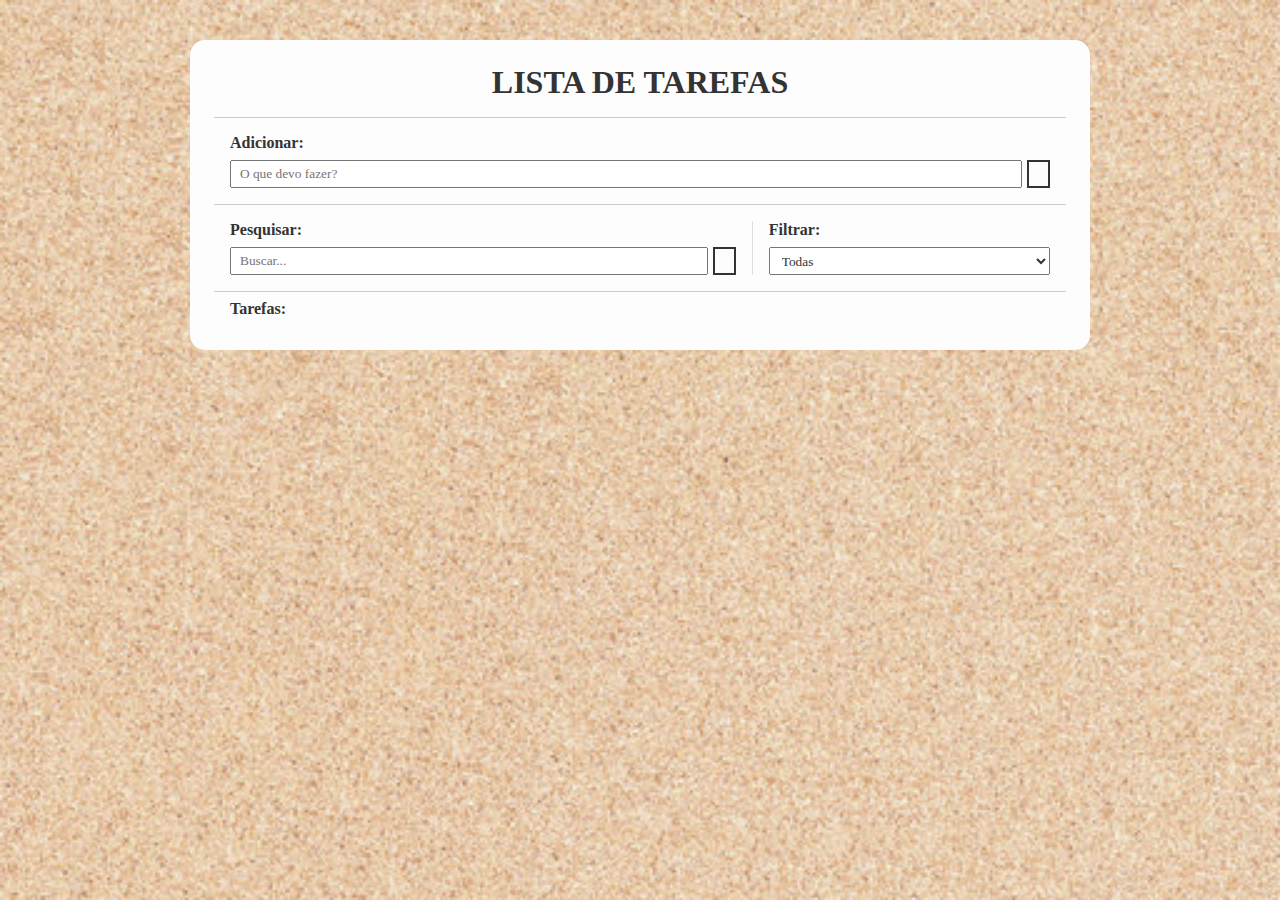
<file: to-do list/index.html>
<!DOCTYPE html>
<html lang="en">

<head>
    <meta charset="UTF-8" />
    <meta http-equiv="X-UA-Compatible" content="IE=edge" />
    <meta name="viewport" content="width=device-width, initial-scale=1.0" />
    <title>Lista de Tarefas</title>
    <!-- CSS -->
    <link rel="stylesheet" href="styles.css" />
    <!-- Font Awesome -->
    <link rel="stylesheet" href="https://cdnjs.cloudflare.com/ajax/libs/font-awesome/6.1.2/css/all.min.css"
        integrity="sha512-1sCRPdkRXhBV2PBLUdRb4tMg1w2YPf37qatUFeS7zlBy7jJI8Lf4VHwWfZZfpXtYSLy85pkm9GaYVYMfw5BC1A=="
        crossorigin="anonymous" referrerpolicy="no-referrer" />
    <!-- JS -->
    <script src="script.js" defer></script>
</head>

<body>
    <div class="todo-container">
        <header>
            <h1>LISTA DE TAREFAS</h1>
        </header>
        <!-- Campo Adicionar Tarefa -->
        <form id="todo-form">
            <p>Adicionar:</p>
            <div class="form-control">
                <input type="text" id="todo-input" placeholder="O que devo fazer?" />
                <button type="submit">
                    <i class="fa-thin fa-plus"></i>
                </button>
            </div>
        </form>
        <!-- Campo Editar Tarefa -->
        <form id="edit-form" class="hide">
            <p>Editar:</p>
            <div class="form-control">
                <input type="text" id="edit-input" />
                <button type="submit">
                    <i class="fa-solid fa-check-double"></i>
                </button>
            </div>
            <button id="cancel-edit-btn">Cancelar</button>
        </form>
        <!-- Campo Pesquisar Tarefa -->
        <div id="toolbar">
            <div id="search">
                <h4>Pesquisar:</h4>
                <form>
                    <input type="text" id="search-input" placeholder="Buscar..." />
                    <!-- Botão Apagar Pesquisa -->
                    <button id="erase-button">
                        <i class="fa-solid fa-delete-left"></i>
                    </button>
                </form>
            </div>
            <!-- Caixa Filtrar -->
            <div id="filter">
                <h4>Filtrar:</h4>
                <select id="filter-select">
                    <option value="all">Todas</option>
                    <option value="done">Completas</option>
                    <option value="todo">Incompletas</option>
                </select>
            </div>
        </div>
        <!-- Lista de Tarefas -->
        <div id="list-header">
            <h4>Tarefas:</h4>
        </div>
        <div id="todo-list">
        </div>
    </div>
</body>

</html>
</file>
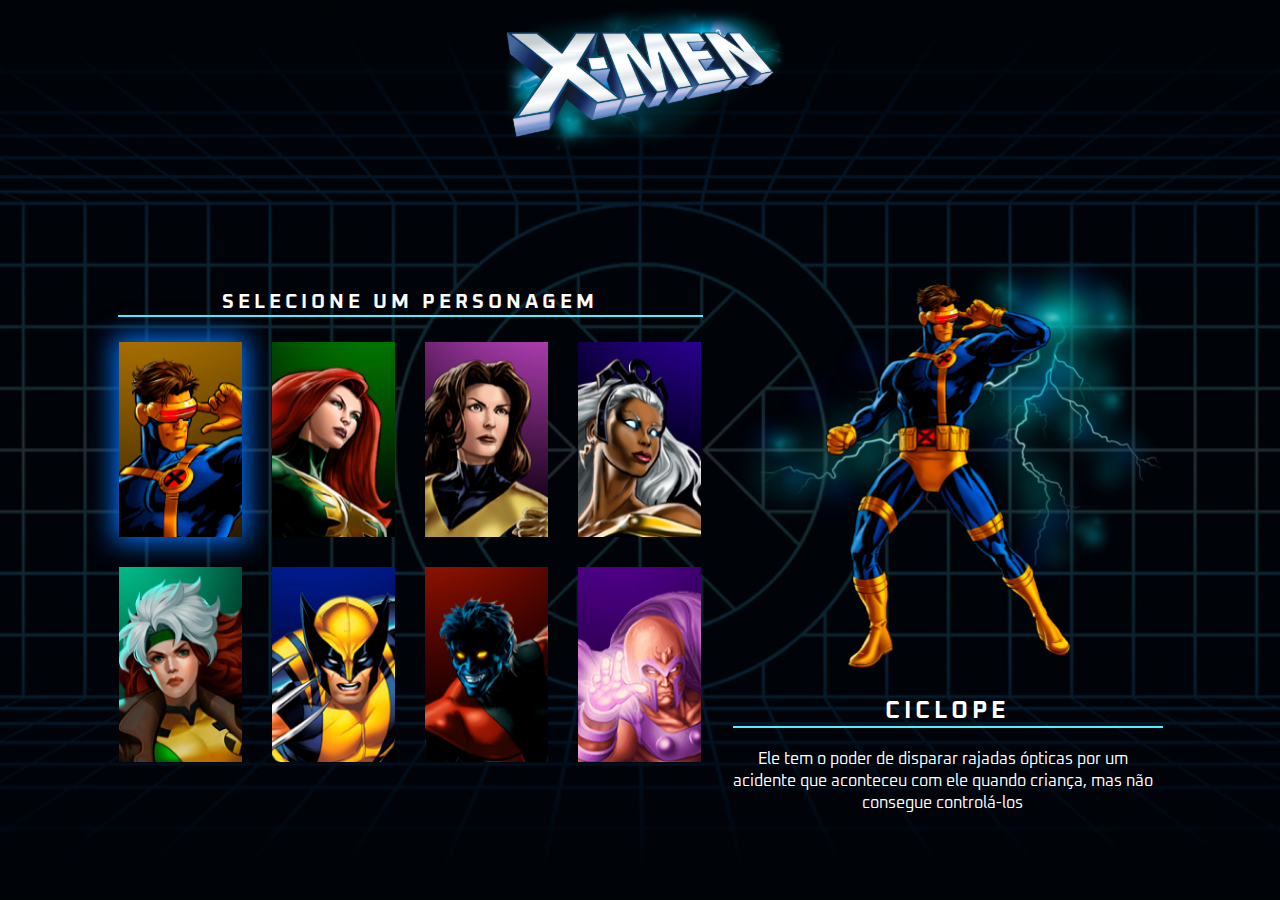
<file: X-MEN/index.html>
<!DOCTYPE html>
<html lang="pt-br">

<head>
    <meta charset="UTF-8">
    <meta http-equiv="X-UA-Compatible" content="IE=edge">
    <meta name="viewport" content="width=device-width, initial-scale=1.0">
    <title>X-Men</title>
    <link rel="preconnect" href="https://fonts.googleapis.com">
    <link rel="preconnect" href="https://fonts.gstatic.com" crossorigin>
    <link href="https://fonts.googleapis.com/css2?family=Oxanium:wght@300;400;700&display=swap" rel="stylesheet">

    <link rel="stylesheet" href="./src/css/reset.css">
    <link rel="stylesheet" href="./src/css/styles.css">
    <link rel="stylesheet" href="./src/css/responsive.css">
</head>

<body>
    <header class="cabecalho">
        <img class="logo" src="./src/imagens/logo.svg" alt="Logo X-MEN">
    </header>

    <main class="selecao-de-personagens">
        <section class="personagens">
            <h1 class="titulo"> Selecione um Personagem </h1>
            <ul class="lista-de-personagens">
                <li class="personagem selecionado" id="ciclope" data-name="Ciclope" data-description="Ele tem o poder de disparar rajadas ópticas por um acidente que aconteceu com ele quando criança, mas não consegue controlá-los.">
                    <img src="./src/imagens/card-ciclope.jpg" alt="Personagem Ciclope">
                </li>
                <li class="personagem" id="jean-grey" data-name="Jean Grey" data-description="Jean Grey é uma mutante nível^pmega e o principal avatar da Força Fênix, no qual manifesta poderes cósmicos. A telepatia e a telecinese.">
                    <img src="./src/imagens/card-jean-grey.jpg" alt="Personagem Jean Grey">
                </li>
                <li class="personagem" id="lince-negra" data-name="Lince Negra" data-description="Ela tem o poder de atravessar matéria sólida,campos de energia,rajadas ópticas, continuando intacta,e também tem o poder de andar no ar.">
                    <img src="./src/imagens/card-lince-negra.jpg" alt="Personagem Lince Negra">
                </li>
                <li class="personagem" id="tempestade" data-name="Tempestade" data-description="Tem o poder de controlar as forças da natureza, muito poderosa ela pode produzir raios, chuvas, gelos, ventos, neblina, entre outros efeitos.">
                    <img src="./src/imagens/card-tempestade.jpg" alt="Personagem Tempestade">
                </li>
                <li class="personagem" id="vampira" data-name="Vampira" data-description="Ela tem o poder de absorver a vitalidade e memória das pessoas que toca ou no caso dos mutantes os poderes e a memória, mas só temporariamente.">
                    <img src="./src/imagens/card-vampira.jpg" alt="Personagem Vampira">
                </li>
                <li class="personagem" id="wolverine" data-name="Wolverine" data-description="Poderes. Garras Metálicas. Fator de Cura Regenerativo, Super Agilidade.">
                    <img src="./src/imagens/card-wolverine.jpg" alt="Personagem Wolverine">
                </li>
                <li class="personagem" id="noturno" data-name="Noturno" data-description="Ele é um mutante que nasceu com cauda, orelhas pontudas e com o poder de se Teletransportar.">
                    <img src="./src/imagens/card-noturno.jpg" alt="Personagem Noturno">
                </li>
                <li class="personagem" id="magneto" data-name="Magneto" data-description="Ele tem o poder de magnetocinese, ou seja, controlar objetos de metal e criar campos magnéticos.">
                    <img src="./src/imagens/card-magneto.jpg" alt="Personagem Magneto">
                </li>
            </ul>
        </section>
        <section class="personagem-selecionado">
            <img class="personagem-grande" src="./src/imagens/card-ciclope.png" alt="Personagem Selecionado">
            <div class="informacoes-personagem">
                <h2 class="nome-personagem" id="nome-personagem">Ciclope</h2>
                <p class="descricao-personagem" id="descricao-personagem">Ele tem o poder de disparar rajadas ópticas
                    por um acidente que aconteceu com ele quando criança, mas não consegue controlá-los</p>
            </div>
        </section>
    </main>
    <script src="./src/js/index.js"></script>
</body>

</html>
</file>
<file: to-do list/styles.css>
/* Geral */
* {
    padding: 0;
    margin: 0;
    box-sizing: border-box;
    font-family: Verdana;
    color: #333;
}

body {
    background-image: url("bg.jpg");
    background-position: center;
    background-attachment: fixed;
    background-size: cover;
}

button {
    background-color: #fdfdfd;
    color: #333;
    border: 2px solid #333;
    padding: 0.3rem 0.6rem;
    font-size: 1rem;
    cursor: pointer;
    display: flex;
    justify-content: center;
    align-items: center;
    transition: 0.4s;
}

button:hover {
    background-color: #333;
}

button:hover>i {
    color: #fff;
}

button i {
    pointer-events: none;
    color: #333;
    font-weight: bold;
}

input,
select {
    padding: 0.25rem 0.5rem;
}

.hide {
    display: none;
    border-bottom: none;
}

/* Cabeçalho */
.todo-container {
    max-width: 900px;
    margin: 2.5rem auto 0;
    background-color: #fdfdfd;
    padding: 1.5rem;
    border-radius: 15px;
}

.todo-container header {
    text-align: center;
    font-weight: bold;
    padding: 0 1rem 1rem;
    border-bottom: 1px solid #ccc;
}

/* Formulário */
#todo-form,
#edit-form {
    padding: 1rem;
    border-bottom: 1px solid #ccc;
}

#todo-form p,
#edit-form p {
    margin-bottom: 0.5rem;
    font-weight: bold;
}

.form-control {
    display: flex;
}

.form-control input {
    width: 100%;
    margin-right: 0.3rem;
}

#cancel-edit-btn {
    margin-top: 1rem;
    color: #333;
    font-weight: bold;
}

#cancel-edit-btn:hover {
    color: white;
}

/* Caixa de Ferramentas */
#toolbar {
    padding: 1rem;
    border-bottom: 1px solid #ccc;
    display: flex;
}

#toolbar h4 {
    margin-bottom: 0.5rem;
}

#search {
    border-right: 1px solid #ddd;
    padding-right: 1rem;
    margin-right: 1rem;
    width: 65%;
    display: flex;
    flex-direction: column;
}

#search form {
    display: flex;
}

#search input {
    width: 100%;
    margin-right: 0.3rem;
}

#erase-button:hover {
    background: red;
    border-color: red;
}

#filter {
    width: 35%;
    display: flex;
    flex-direction: column;
}

#filter select {
    flex: 1;
}

/* Lista de Tarefas */

#list-header {
    margin: 0.5rem;
    margin-left: 1em;
}

.todo {
    display: flex;
    justify-content: space-around;
    align-items: center;
    padding: 1rem 1rem;
    margin-bottom: 1.5px;
    transition: 0.3s;
}

.todo h3 {
    flex: 1;
    font-size: 0.9rem;
}

.todo button {
    margin-left: 0.4rem;
}

.done {
    background: green;
}

.done h3 {
    color: #fff;
    font-style: italic;
}

button.finish-todo:hover {
    background: green;
    border-color: green;
}

button.remove-todo:hover {
    background: red;
    border-color: red;
}
</file>
<file: X-MEN/src/css/styles.css>
body {
    font-family: "Oxanium", cursive;
    background-color: #000000;
    color: #ffffff;
}

body::before {
    content: "";
    background-image: url(../imagens/bg-desktop.jpg);
    background-repeat: no-repeat;
    background-size: cover;
    background-position: center;
    width: 100%;
    height: 100%;
    position: absolute;
    z-index: -1;
    opacity: 0.2;
}

.cabecalho {
    display: flex;
    justify-content: center;
}

.selecao-de-personagens {
    display: flex;
    align-items: center;
    gap: 30px;
    min-height: calc(100vh - 152px);
    justify-content: center;
}

.selecao-de-personagens .lista-de-personagens{
    display: flex;
    flex-wrap: wrap;
    gap: 30px;
    justify-content: center;
}

.selecao-de-personagens .personagens {
    display: flex;
    flex-direction: column;
    align-items: center;
    max-width: 585px;
    gap: 25px;
}

.selecao-de-personagens .personagens .titulo {
    font-size: 20px;
    letter-spacing: 4px;
    text-transform: uppercase;
    border-bottom: 2px solid #47f4ff;
    width: 100%;
    text-align: center;
}

.lista-de-personagens .personagem img {
    width: 100%;
    height: 100%;
}

.lista-de-personagens .personagem.selecionado{
    box-shadow: 0px 0px 24px 5px #0271f7;
}

.personagem-selecionado {
    text-align: center;
    max-height: 530px;
}

.personagem-selecionado .personagem-grande {
    width: 430px;
    height: 430px;
}

.personagem-selecionado .nome-personagem {
    border-bottom: 2px solid #47f4ff;
    letter-spacing: 4px;
    text-transform: uppercase;
}

.personagem-selecionado .descricao-personagem {
    font-size: 16px;
    line-height: 22px;
    text-align: center;
    margin-top: 20px;
    width: 420px;
}
</file>
<file: X-MEN/src/css/responsive.css>
@media (max-width:1120px) {
    .cabecalho .logo {
        max-width: 190px;
    }

    .selecao-de-personagens {
        flex-direction: column-reverse;
        max-width: 430px;
        margin: 0 auto;
    }

    .selecao-de-personagens .personagens {
        margin-top: 37px;
    }

    .selecao-de-personagens .personagens .titulo {
        font-size: 15px;
    }

    .selecao-de-personagens .lista-de-personagens {
        gap: 9px;
    }

    .selecao-de-personagens .personagem img{
        width: 80px;
    }

    .personagem-selecionado .personagem-grande {
        width: 350px;
        height: 350px;
    }

    .personagem-selecionado .descricao-personagem {
        width: 80%;
        font-size: 16px;
        margin: 20px auto;
    }
}
</file>
